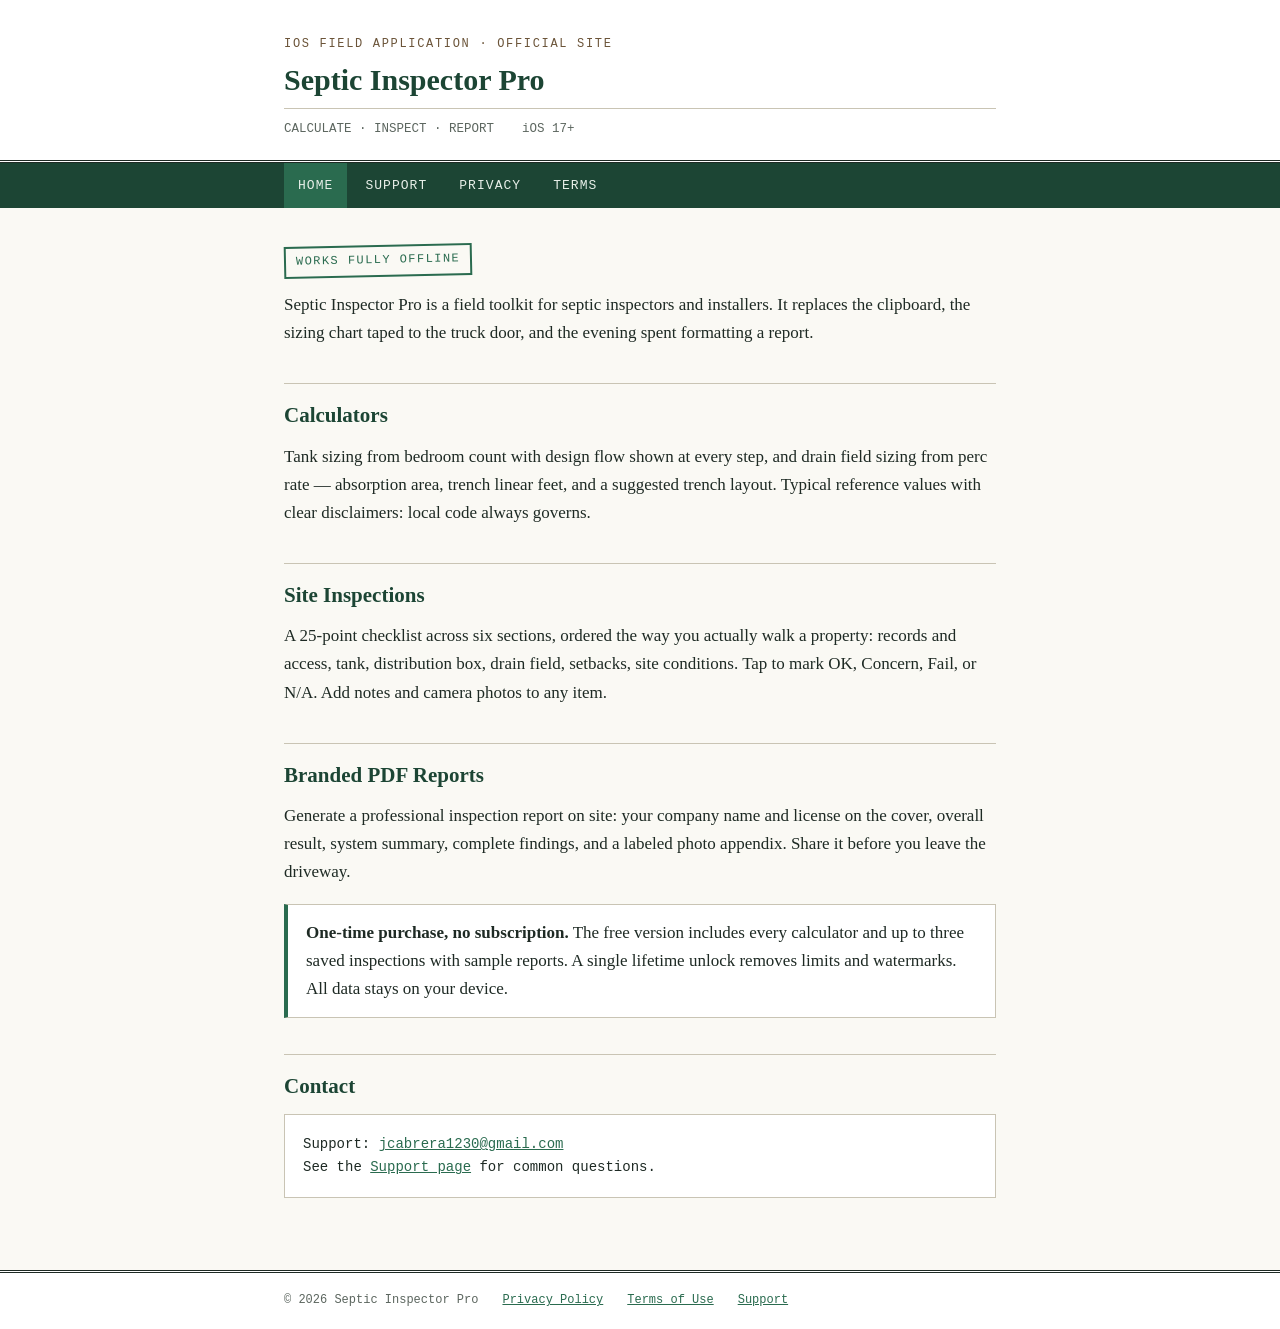
<file: index.html>
<!DOCTYPE html>
<html lang="en">
<head>
<meta charset="UTF-8">
<meta name="viewport" content="width=device-width, initial-scale=1.0">
<title>Septic Inspector Pro — Field Toolkit for Septic Professionals</title>
<meta name="description" content="Septic Inspector Pro: sizing calculators, site inspection checklists, and branded PDF reports for septic inspectors and installers. Offline-first. One-time purchase.">
<link rel="stylesheet" href="styles.css">
</head>
<body>

<header class="form-head">
  <div class="form-head-inner">
    <span class="form-label">iOS Field Application · Official Site</span>
    <h1>Septic Inspector Pro</h1>
    <div class="docmeta">
      <span>CALCULATE · INSPECT · REPORT</span>
      <span>iOS 17+</span>
    </div>
  </div>
</header>

<nav class="sitenav">
  <div class="form-head-inner">
    <a href="index.html" class="current">Home</a>
    <a href="support.html">Support</a>
    <a href="privacy.html">Privacy</a>
    <a href="terms.html">Terms</a>
  </div>
</nav>

<main>
  <span class="stamp">Works fully offline</span>

  <p>Septic Inspector Pro is a field toolkit for septic inspectors and installers. It replaces the clipboard, the sizing chart taped to the truck door, and the evening spent formatting a report.</p>

  <h2>Calculators</h2>
  <p>Tank sizing from bedroom count with design flow shown at every step, and drain field sizing from perc rate — absorption area, trench linear feet, and a suggested trench layout. Typical reference values with clear disclaimers: local code always governs.</p>

  <h2>Site Inspections</h2>
  <p>A 25-point checklist across six sections, ordered the way you actually walk a property: records and access, tank, distribution box, drain field, setbacks, site conditions. Tap to mark OK, Concern, Fail, or N/A. Add notes and camera photos to any item.</p>

  <h2>Branded PDF Reports</h2>
  <p>Generate a professional inspection report on site: your company name and license on the cover, overall result, system summary, complete findings, and a labeled photo appendix. Share it before you leave the driveway.</p>

  <div class="callout">
    <p style="margin:0"><strong>One-time purchase, no subscription.</strong> The free version includes every calculator and up to three saved inspections with sample reports. A single lifetime unlock removes limits and watermarks. All data stays on your device.</p>
  </div>

  <h2>Contact</h2>
  <div class="contact-block">
    Support: <a href="mailto:jcabrera1230@gmail.com">jcabrera1230@gmail.com</a><br>
    See the <a href="support.html">Support page</a> for common questions.
  </div>
</main>

<footer>
  <div class="form-head-inner">
    <span>© 2026 Septic Inspector Pro</span>
    <span><a href="privacy.html">Privacy Policy</a></span>
    <span><a href="terms.html">Terms of Use</a></span>
    <span><a href="support.html">Support</a></span>
  </div>
</footer>

</body>
</html>
</file>
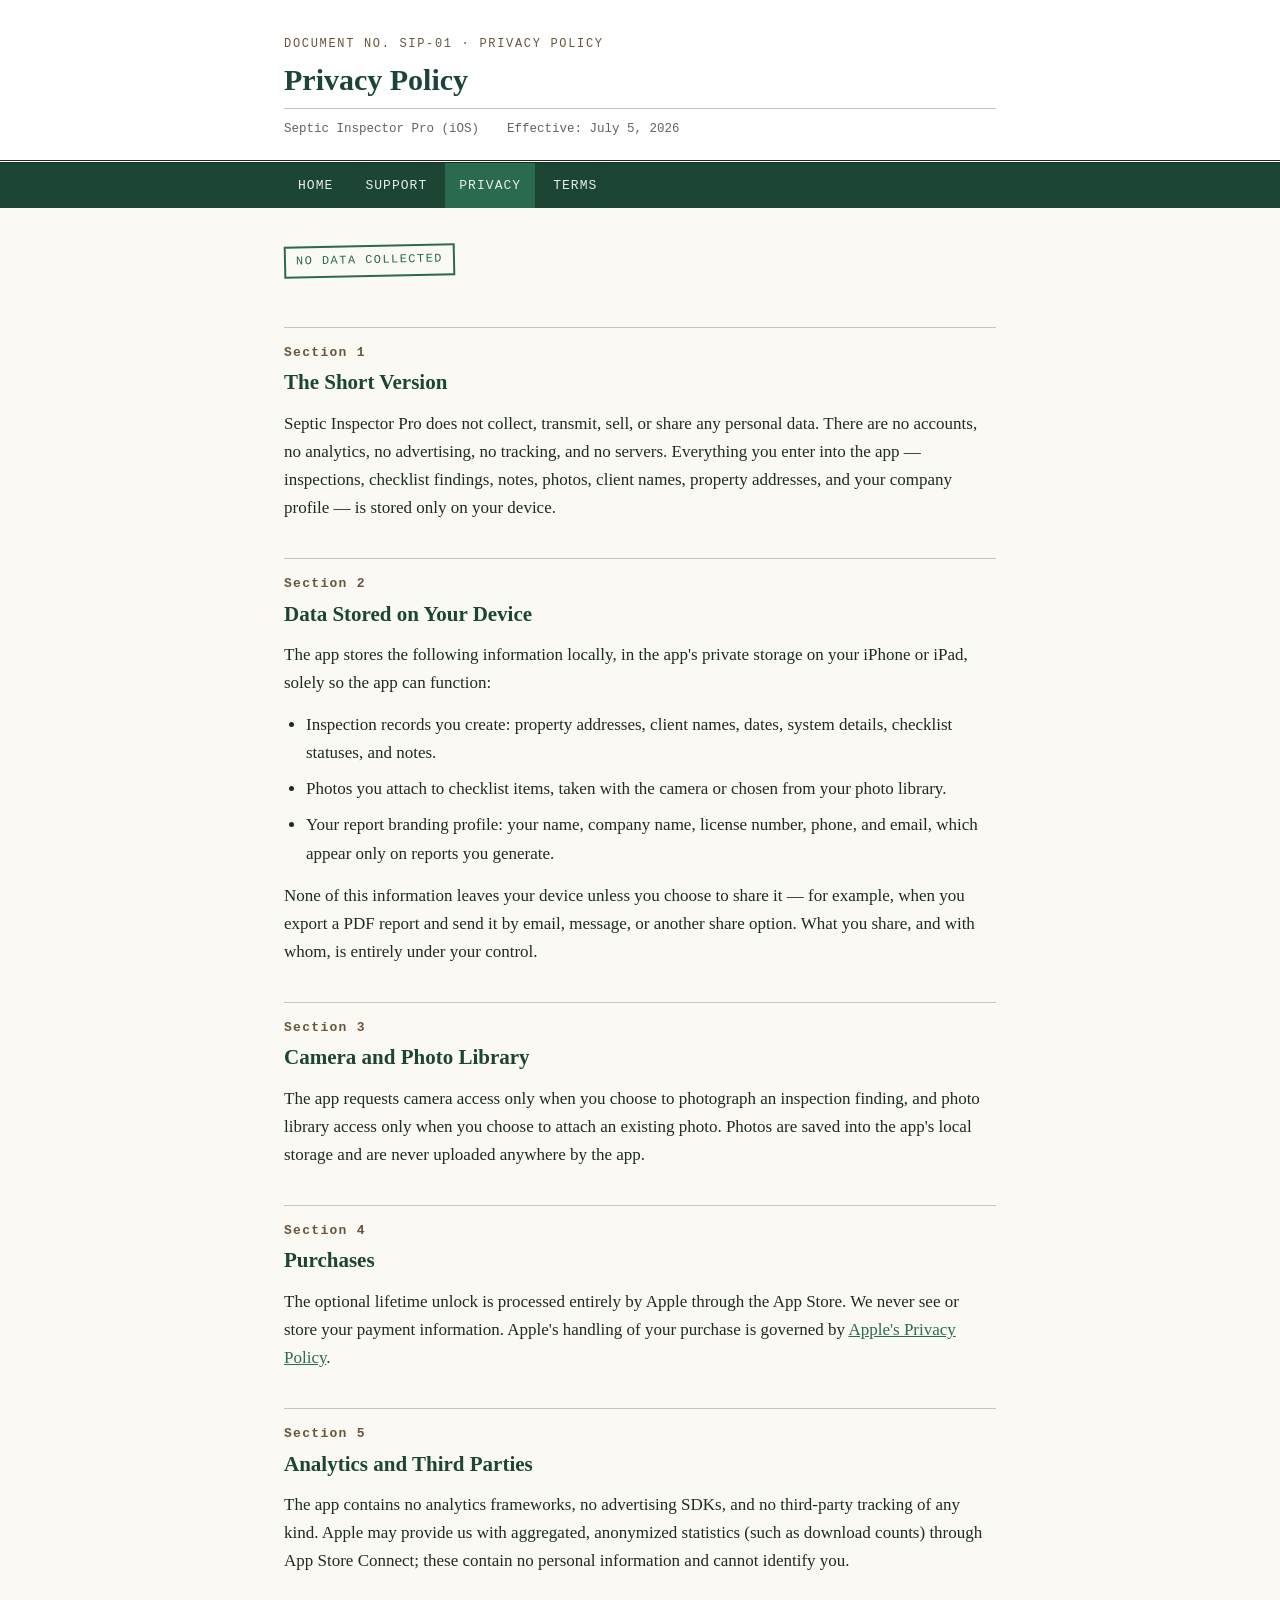
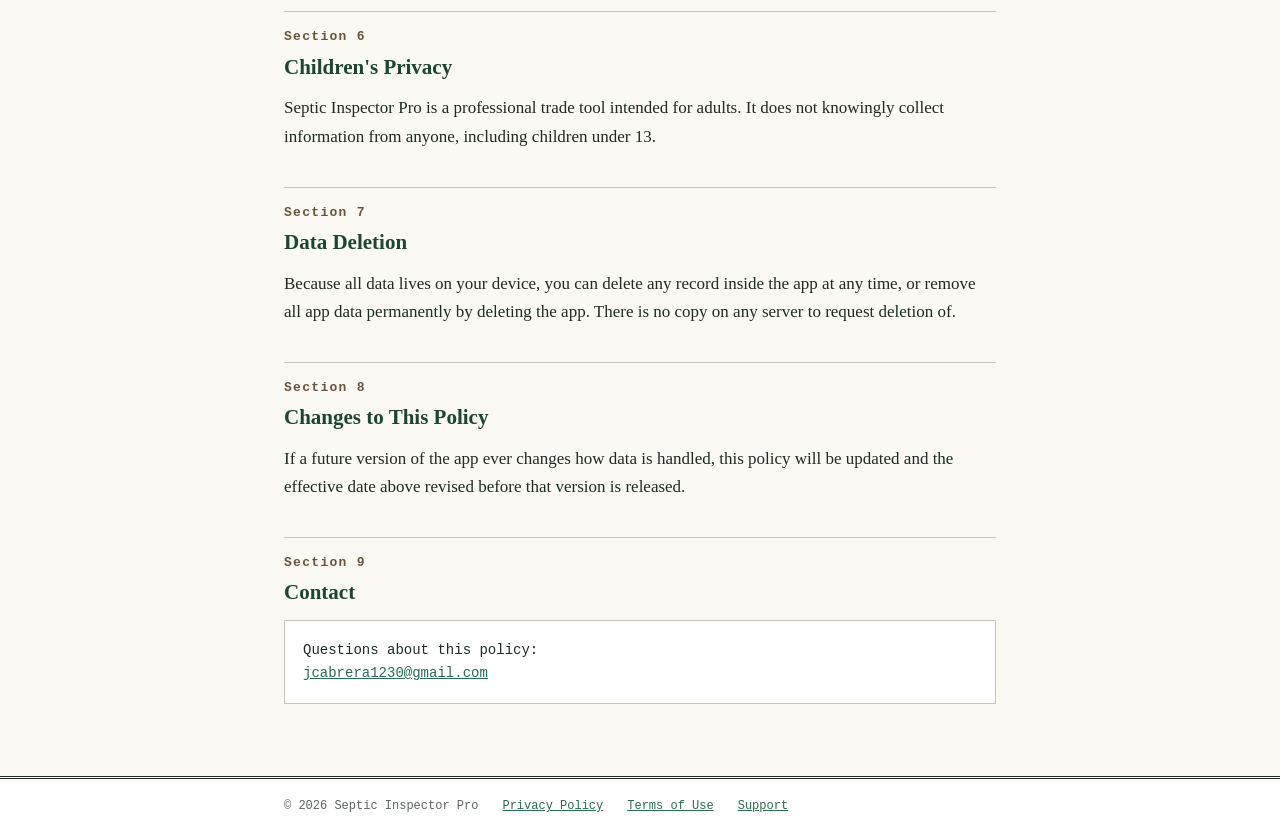
<file: privacy.html>
<!DOCTYPE html>
<html lang="en">
<head>
<meta charset="UTF-8">
<meta name="viewport" content="width=device-width, initial-scale=1.0">
<title>Privacy Policy — Septic Inspector Pro</title>
<link rel="stylesheet" href="styles.css">
</head>
<body>

<header class="form-head">
  <div class="form-head-inner">
    <span class="form-label">Document No. SIP-01 · Privacy Policy</span>
    <h1>Privacy Policy</h1>
    <div class="docmeta">
      <span>Septic Inspector Pro (iOS)</span>
      <span>Effective: July 5, 2026</span>
    </div>
  </div>
</header>

<nav class="sitenav">
  <div class="form-head-inner">
    <a href="index.html">Home</a>
    <a href="support.html">Support</a>
    <a href="privacy.html" class="current">Privacy</a>
    <a href="terms.html">Terms</a>
  </div>
</nav>

<main>
  <span class="stamp">No data collected</span>

  <h2><span class="secno">Section 1</span>The Short Version</h2>
  <p>Septic Inspector Pro does not collect, transmit, sell, or share any personal data. There are no accounts, no analytics, no advertising, no tracking, and no servers. Everything you enter into the app — inspections, checklist findings, notes, photos, client names, property addresses, and your company profile — is stored only on your device.</p>

  <h2><span class="secno">Section 2</span>Data Stored on Your Device</h2>
  <p>The app stores the following information locally, in the app's private storage on your iPhone or iPad, solely so the app can function:</p>
  <ul>
    <li>Inspection records you create: property addresses, client names, dates, system details, checklist statuses, and notes.</li>
    <li>Photos you attach to checklist items, taken with the camera or chosen from your photo library.</li>
    <li>Your report branding profile: your name, company name, license number, phone, and email, which appear only on reports you generate.</li>
  </ul>
  <p>None of this information leaves your device unless you choose to share it — for example, when you export a PDF report and send it by email, message, or another share option. What you share, and with whom, is entirely under your control.</p>

  <h2><span class="secno">Section 3</span>Camera and Photo Library</h2>
  <p>The app requests camera access only when you choose to photograph an inspection finding, and photo library access only when you choose to attach an existing photo. Photos are saved into the app's local storage and are never uploaded anywhere by the app.</p>

  <h2><span class="secno">Section 4</span>Purchases</h2>
  <p>The optional lifetime unlock is processed entirely by Apple through the App Store. We never see or store your payment information. Apple's handling of your purchase is governed by <a href="https://www.apple.com/legal/privacy/">Apple's Privacy Policy</a>.</p>

  <h2><span class="secno">Section 5</span>Analytics and Third Parties</h2>
  <p>The app contains no analytics frameworks, no advertising SDKs, and no third-party tracking of any kind. Apple may provide us with aggregated, anonymized statistics (such as download counts) through App Store Connect; these contain no personal information and cannot identify you.</p>

  <h2><span class="secno">Section 6</span>Children's Privacy</h2>
  <p>Septic Inspector Pro is a professional trade tool intended for adults. It does not knowingly collect information from anyone, including children under 13.</p>

  <h2><span class="secno">Section 7</span>Data Deletion</h2>
  <p>Because all data lives on your device, you can delete any record inside the app at any time, or remove all app data permanently by deleting the app. There is no copy on any server to request deletion of.</p>

  <h2><span class="secno">Section 8</span>Changes to This Policy</h2>
  <p>If a future version of the app ever changes how data is handled, this policy will be updated and the effective date above revised before that version is released.</p>

  <h2><span class="secno">Section 9</span>Contact</h2>
  <div class="contact-block">
    Questions about this policy:<br>
    <a href="mailto:jcabrera1230@gmail.com">jcabrera1230@gmail.com</a>
  </div>
</main>

<footer>
  <div class="form-head-inner">
    <span>© 2026 Septic Inspector Pro</span>
    <span><a href="privacy.html">Privacy Policy</a></span>
    <span><a href="terms.html">Terms of Use</a></span>
    <span><a href="support.html">Support</a></span>
  </div>
</footer>

</body>
</html>
</file>
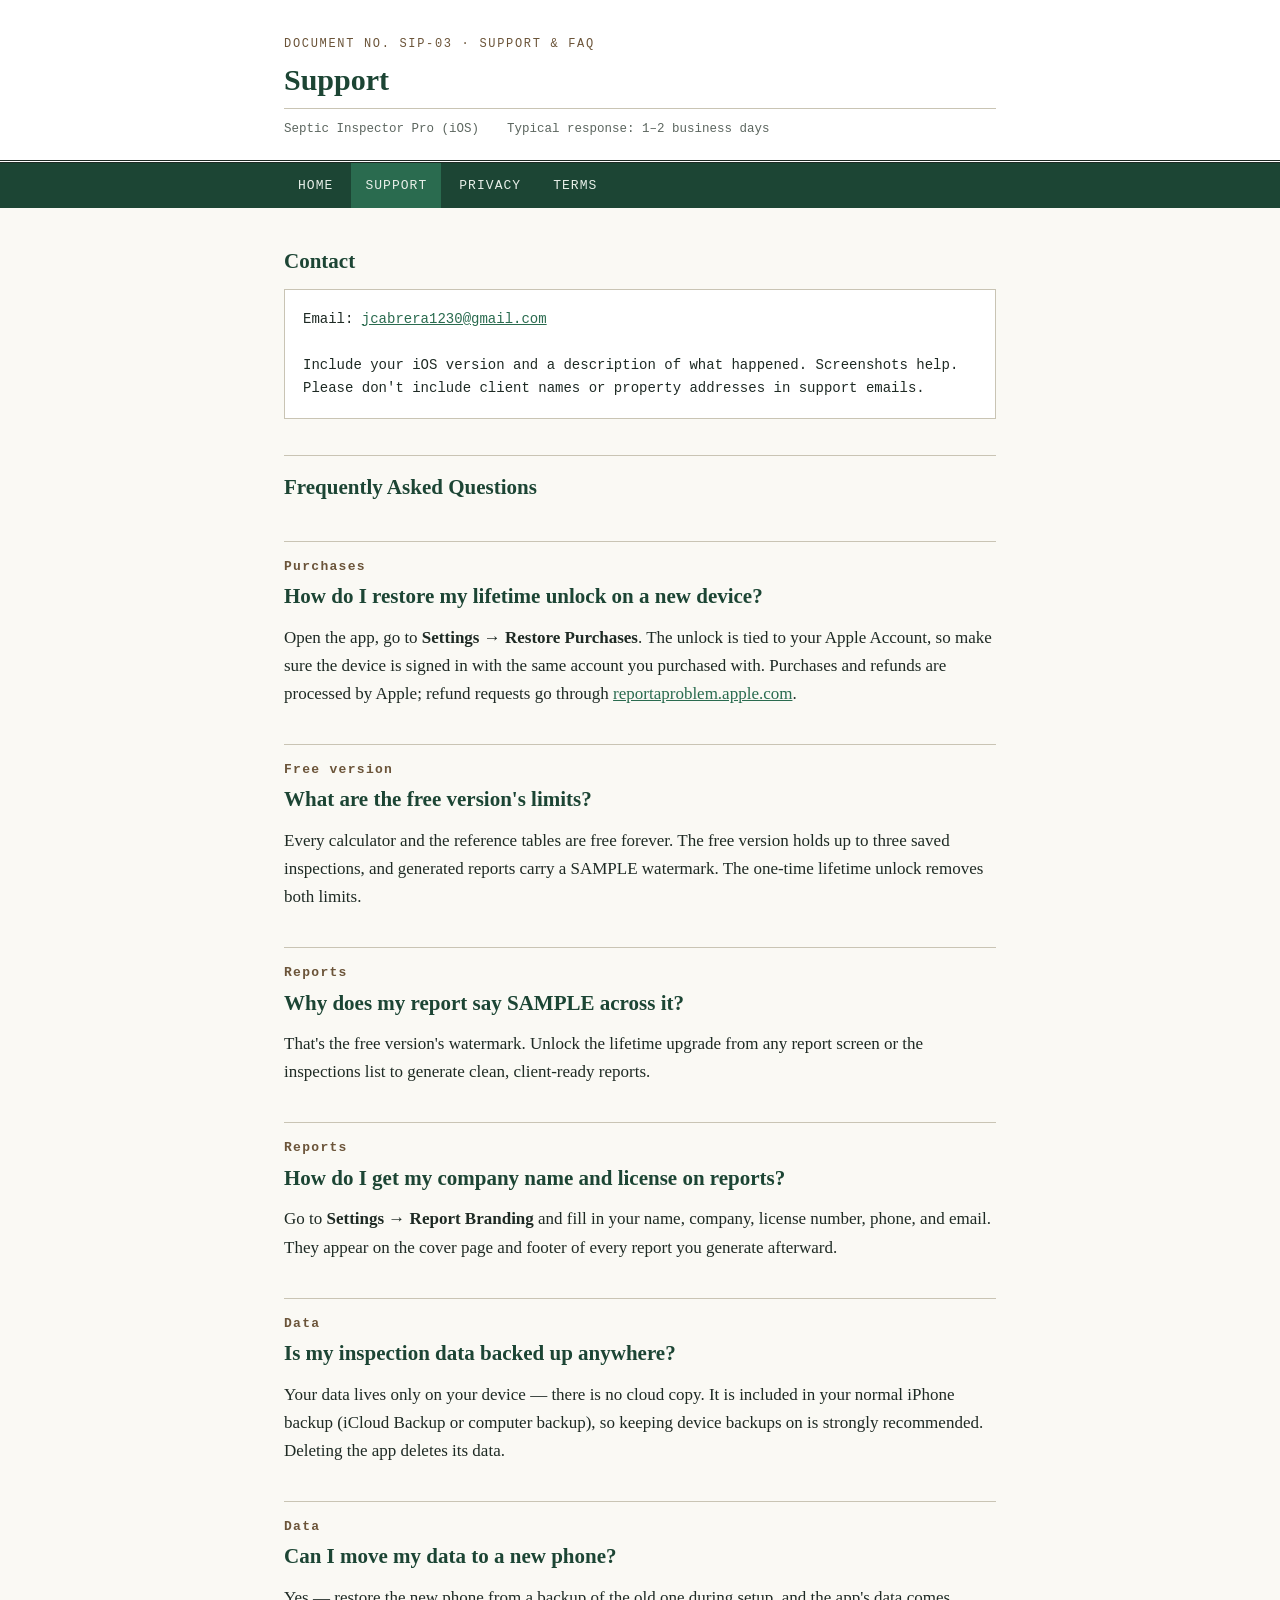
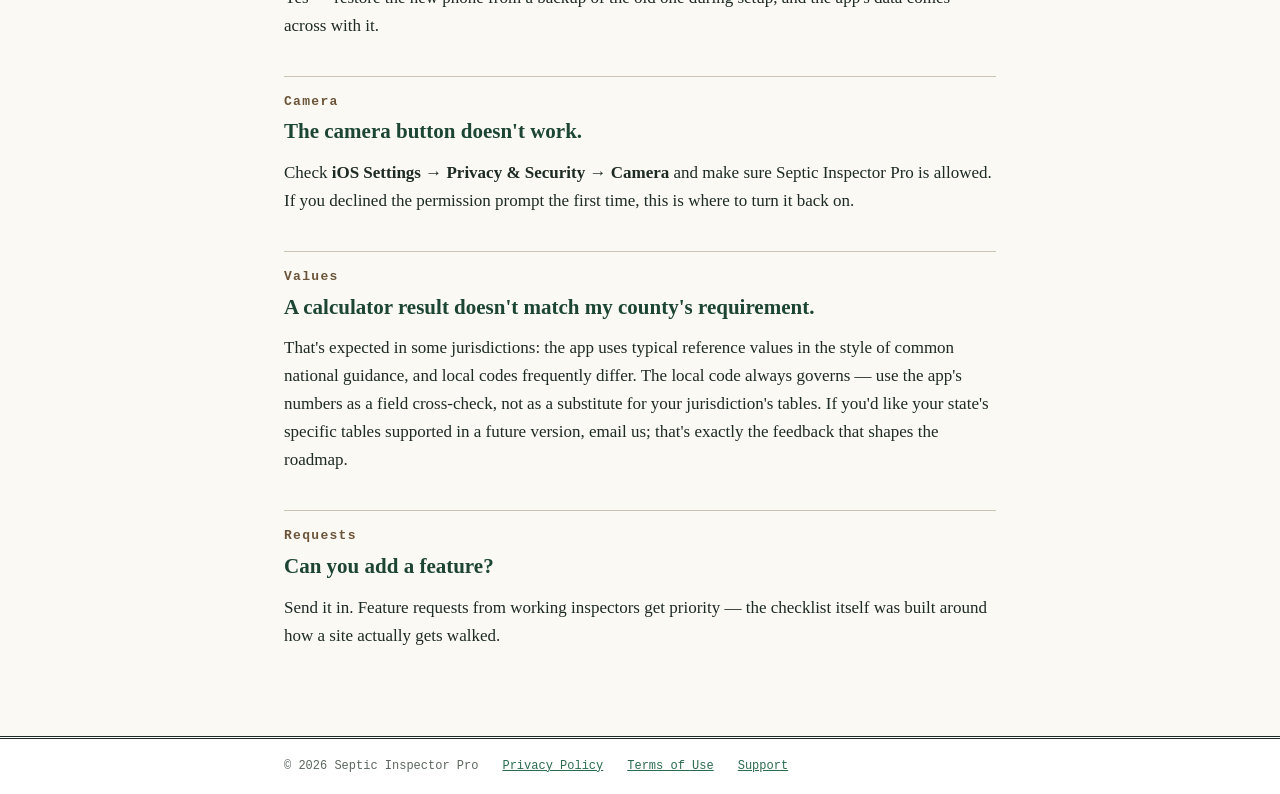
<file: support.html>
<!DOCTYPE html>
<html lang="en">
<head>
<meta charset="UTF-8">
<meta name="viewport" content="width=device-width, initial-scale=1.0">
<title>Support — Septic Inspector Pro</title>
<link rel="stylesheet" href="styles.css">
</head>
<body>

<header class="form-head">
  <div class="form-head-inner">
    <span class="form-label">Document No. SIP-03 · Support &amp; FAQ</span>
    <h1>Support</h1>
    <div class="docmeta">
      <span>Septic Inspector Pro (iOS)</span>
      <span>Typical response: 1–2 business days</span>
    </div>
  </div>
</header>

<nav class="sitenav">
  <div class="form-head-inner">
    <a href="index.html">Home</a>
    <a href="support.html" class="current">Support</a>
    <a href="privacy.html">Privacy</a>
    <a href="terms.html">Terms</a>
  </div>
</nav>

<main>
  <h2>Contact</h2>
  <div class="contact-block">
    Email: <a href="mailto:jcabrera1230@gmail.com">jcabrera1230@gmail.com</a><br><br>
    Include your iOS version and a description of what happened.
    Screenshots help. Please don't include client names or property
    addresses in support emails.
  </div>

  <h2>Frequently Asked Questions</h2>

  <h2><span class="secno">Purchases</span>How do I restore my lifetime unlock on a new device?</h2>
  <p>Open the app, go to <strong>Settings → Restore Purchases</strong>. The unlock is tied to your Apple Account, so make sure the device is signed in with the same account you purchased with. Purchases and refunds are processed by Apple; refund requests go through <a href="https://reportaproblem.apple.com">reportaproblem.apple.com</a>.</p>

  <h2><span class="secno">Free version</span>What are the free version's limits?</h2>
  <p>Every calculator and the reference tables are free forever. The free version holds up to three saved inspections, and generated reports carry a SAMPLE watermark. The one-time lifetime unlock removes both limits.</p>

  <h2><span class="secno">Reports</span>Why does my report say SAMPLE across it?</h2>
  <p>That's the free version's watermark. Unlock the lifetime upgrade from any report screen or the inspections list to generate clean, client-ready reports.</p>

  <h2><span class="secno">Reports</span>How do I get my company name and license on reports?</h2>
  <p>Go to <strong>Settings → Report Branding</strong> and fill in your name, company, license number, phone, and email. They appear on the cover page and footer of every report you generate afterward.</p>

  <h2><span class="secno">Data</span>Is my inspection data backed up anywhere?</h2>
  <p>Your data lives only on your device — there is no cloud copy. It is included in your normal iPhone backup (iCloud Backup or computer backup), so keeping device backups on is strongly recommended. Deleting the app deletes its data.</p>

  <h2><span class="secno">Data</span>Can I move my data to a new phone?</h2>
  <p>Yes — restore the new phone from a backup of the old one during setup, and the app's data comes across with it.</p>

  <h2><span class="secno">Camera</span>The camera button doesn't work.</h2>
  <p>Check <strong>iOS Settings → Privacy &amp; Security → Camera</strong> and make sure Septic Inspector Pro is allowed. If you declined the permission prompt the first time, this is where to turn it back on.</p>

  <h2><span class="secno">Values</span>A calculator result doesn't match my county's requirement.</h2>
  <p>That's expected in some jurisdictions: the app uses typical reference values in the style of common national guidance, and local codes frequently differ. The local code always governs — use the app's numbers as a field cross-check, not as a substitute for your jurisdiction's tables. If you'd like your state's specific tables supported in a future version, email us; that's exactly the feedback that shapes the roadmap.</p>

  <h2><span class="secno">Requests</span>Can you add a feature?</h2>
  <p>Send it in. Feature requests from working inspectors get priority — the checklist itself was built around how a site actually gets walked.</p>
</main>

<footer>
  <div class="form-head-inner">
    <span>© 2026 Septic Inspector Pro</span>
    <span><a href="privacy.html">Privacy Policy</a></span>
    <span><a href="terms.html">Terms of Use</a></span>
    <span><a href="support.html">Support</a></span>
  </div>
</footer>

</body>
</html>
</file>
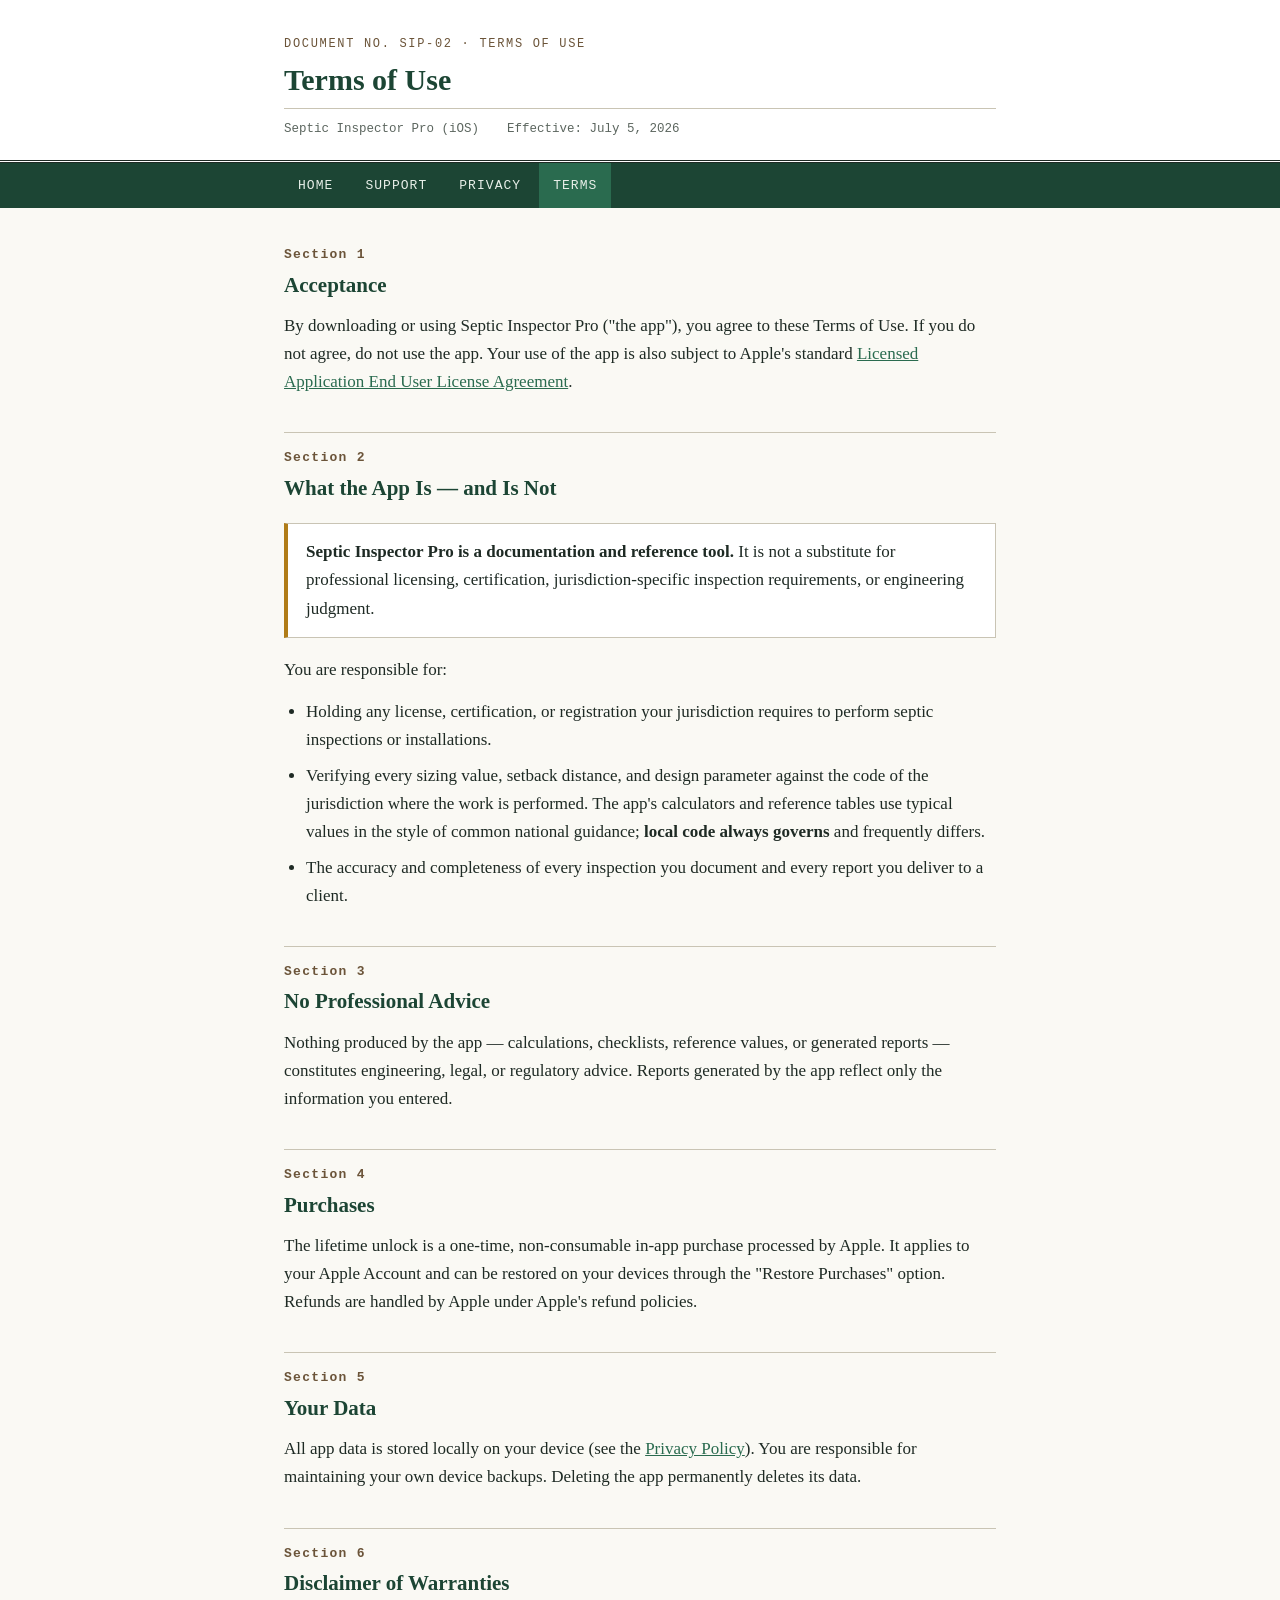
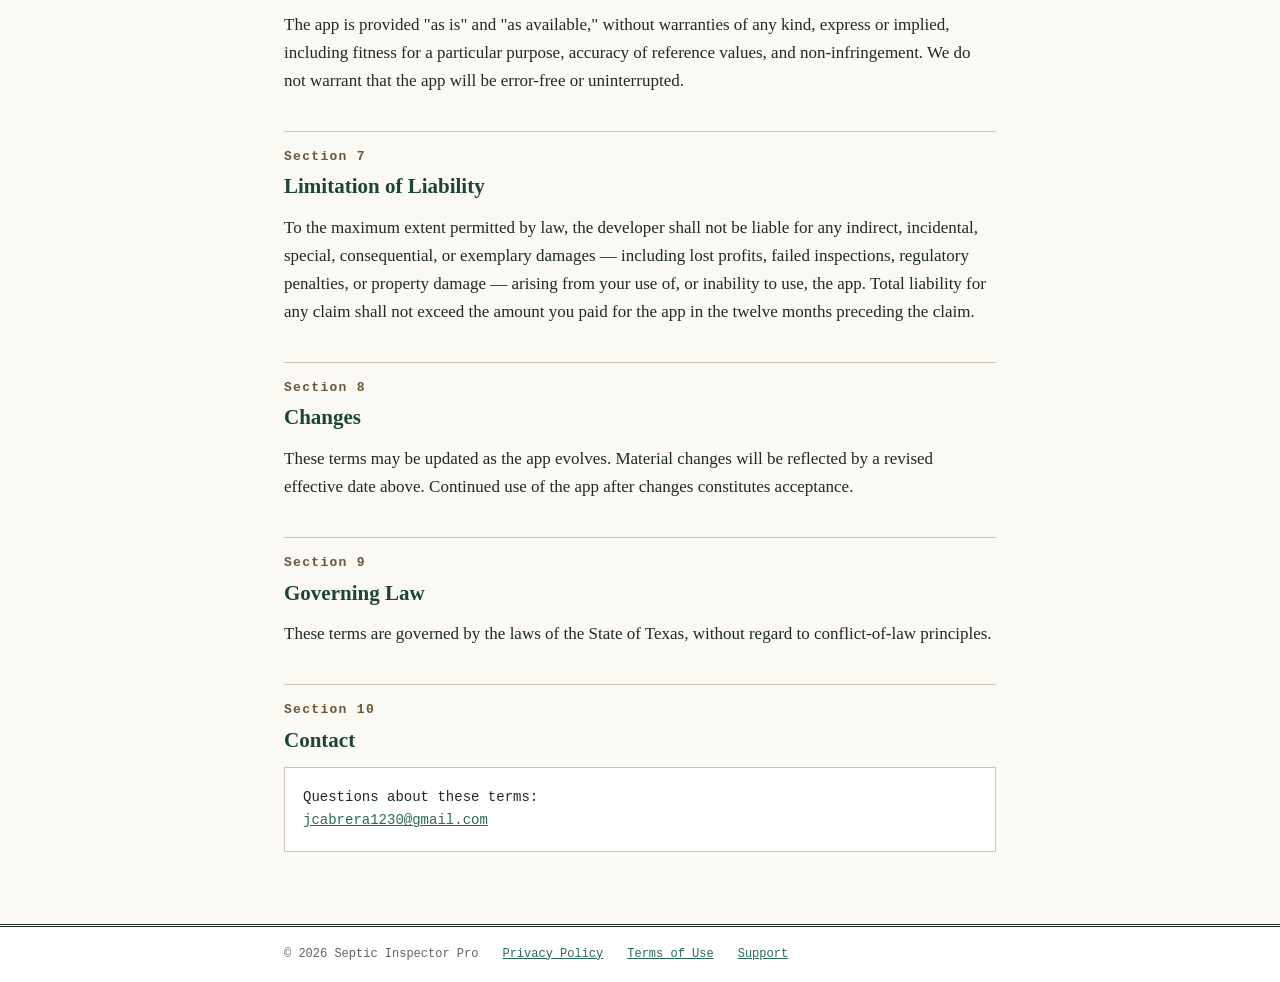
<file: terms.html>
<!DOCTYPE html>
<html lang="en">
<head>
<meta charset="UTF-8">
<meta name="viewport" content="width=device-width, initial-scale=1.0">
<title>Terms of Use — Septic Inspector Pro</title>
<link rel="stylesheet" href="styles.css">
</head>
<body>

<header class="form-head">
  <div class="form-head-inner">
    <span class="form-label">Document No. SIP-02 · Terms of Use</span>
    <h1>Terms of Use</h1>
    <div class="docmeta">
      <span>Septic Inspector Pro (iOS)</span>
      <span>Effective: July 5, 2026</span>
    </div>
  </div>
</header>

<nav class="sitenav">
  <div class="form-head-inner">
    <a href="index.html">Home</a>
    <a href="support.html">Support</a>
    <a href="privacy.html">Privacy</a>
    <a href="terms.html" class="current">Terms</a>
  </div>
</nav>

<main>
  <h2><span class="secno">Section 1</span>Acceptance</h2>
  <p>By downloading or using Septic Inspector Pro ("the app"), you agree to these Terms of Use. If you do not agree, do not use the app. Your use of the app is also subject to Apple's standard <a href="https://www.apple.com/legal/internet-services/itunes/dev/stdeula/">Licensed Application End User License Agreement</a>.</p>

  <h2><span class="secno">Section 2</span>What the App Is — and Is Not</h2>
  <div class="callout warn">
    <p style="margin:0"><strong>Septic Inspector Pro is a documentation and reference tool.</strong> It is not a substitute for professional licensing, certification, jurisdiction-specific inspection requirements, or engineering judgment.</p>
  </div>
  <p>You are responsible for:</p>
  <ul>
    <li>Holding any license, certification, or registration your jurisdiction requires to perform septic inspections or installations.</li>
    <li>Verifying every sizing value, setback distance, and design parameter against the code of the jurisdiction where the work is performed. The app's calculators and reference tables use typical values in the style of common national guidance; <strong>local code always governs</strong> and frequently differs.</li>
    <li>The accuracy and completeness of every inspection you document and every report you deliver to a client.</li>
  </ul>

  <h2><span class="secno">Section 3</span>No Professional Advice</h2>
  <p>Nothing produced by the app — calculations, checklists, reference values, or generated reports — constitutes engineering, legal, or regulatory advice. Reports generated by the app reflect only the information you entered.</p>

  <h2><span class="secno">Section 4</span>Purchases</h2>
  <p>The lifetime unlock is a one-time, non-consumable in-app purchase processed by Apple. It applies to your Apple Account and can be restored on your devices through the "Restore Purchases" option. Refunds are handled by Apple under Apple's refund policies.</p>

  <h2><span class="secno">Section 5</span>Your Data</h2>
  <p>All app data is stored locally on your device (see the <a href="privacy.html">Privacy Policy</a>). You are responsible for maintaining your own device backups. Deleting the app permanently deletes its data.</p>

  <h2><span class="secno">Section 6</span>Disclaimer of Warranties</h2>
  <p>The app is provided "as is" and "as available," without warranties of any kind, express or implied, including fitness for a particular purpose, accuracy of reference values, and non-infringement. We do not warrant that the app will be error-free or uninterrupted.</p>

  <h2><span class="secno">Section 7</span>Limitation of Liability</h2>
  <p>To the maximum extent permitted by law, the developer shall not be liable for any indirect, incidental, special, consequential, or exemplary damages — including lost profits, failed inspections, regulatory penalties, or property damage — arising from your use of, or inability to use, the app. Total liability for any claim shall not exceed the amount you paid for the app in the twelve months preceding the claim.</p>

  <h2><span class="secno">Section 8</span>Changes</h2>
  <p>These terms may be updated as the app evolves. Material changes will be reflected by a revised effective date above. Continued use of the app after changes constitutes acceptance.</p>

  <h2><span class="secno">Section 9</span>Governing Law</h2>
  <p>These terms are governed by the laws of the State of Texas, without regard to conflict-of-law principles.</p>

  <h2><span class="secno">Section 10</span>Contact</h2>
  <div class="contact-block">
    Questions about these terms:<br>
    <a href="mailto:jcabrera1230@gmail.com">jcabrera1230@gmail.com</a>
  </div>
</main>

<footer>
  <div class="form-head-inner">
    <span>© 2026 Septic Inspector Pro</span>
    <span><a href="privacy.html">Privacy Policy</a></span>
    <span><a href="terms.html">Terms of Use</a></span>
    <span><a href="support.html">Support</a></span>
  </div>
</footer>

</body>
</html>
</file>
<file: styles.css>
/* Septic Inspector Pro — legal & support pages
   Design: inspection-paperwork vernacular. Field green + soil brown on paper,
   mono form-labels, rule lines like a state inspection form. */

:root {
  --paper: #FAF9F4;
  --ink: #1E2A24;
  --field-green: #2A6B4F;
  --deep-green: #1C4534;
  --soil: #6B5439;
  --rule: #C9C4B4;
  --muted: #5C665F;
  --amber: #B07C18;
}

* { margin: 0; padding: 0; box-sizing: border-box; }

body {
  background: var(--paper);
  color: var(--ink);
  font-family: Georgia, 'Times New Roman', serif;
  font-size: 17px;
  line-height: 1.65;
}

.form-head {
  border-bottom: 3px double var(--ink);
  background: #fff;
}

.form-head-inner {
  max-width: 760px;
  margin: 0 auto;
  padding: 28px 24px 20px;
}

.form-label {
  font-family: 'Courier New', Courier, monospace;
  font-size: 12px;
  letter-spacing: 0.14em;
  text-transform: uppercase;
  color: var(--soil);
}

.form-head h1 {
  font-family: Georgia, serif;
  font-size: 30px;
  font-weight: 700;
  color: var(--deep-green);
  margin-top: 6px;
  line-height: 1.2;
}

.form-head .docmeta {
  margin-top: 10px;
  padding-top: 10px;
  border-top: 1px solid var(--rule);
  display: flex;
  flex-wrap: wrap;
  gap: 6px 28px;
  font-family: 'Courier New', Courier, monospace;
  font-size: 12.5px;
  color: var(--muted);
}

nav.sitenav {
  background: var(--deep-green);
}
nav.sitenav .form-head-inner {
  padding: 0 24px;
  display: flex;
  gap: 4px;
}
nav.sitenav a {
  color: #E8EFE9;
  text-decoration: none;
  font-family: 'Courier New', Courier, monospace;
  font-size: 13px;
  letter-spacing: 0.08em;
  text-transform: uppercase;
  padding: 12px 14px;
  display: inline-block;
}
nav.sitenav a:hover, nav.sitenav a:focus-visible { background: var(--field-green); outline: none; }
nav.sitenav a.current { background: var(--field-green); }

main {
  max-width: 760px;
  margin: 0 auto;
  padding: 36px 24px 72px;
}

main h2 {
  font-size: 21px;
  color: var(--deep-green);
  margin: 36px 0 10px;
  padding-top: 14px;
  border-top: 1px solid var(--rule);
}
main h2:first-child { margin-top: 0; border-top: none; padding-top: 0; }

main h2 .secno {
  font-family: 'Courier New', Courier, monospace;
  font-size: 13px;
  color: var(--soil);
  letter-spacing: 0.1em;
  display: block;
  margin-bottom: 2px;
}

main p { margin: 0 0 14px; }
main ul { margin: 0 0 14px 22px; }
main li { margin-bottom: 8px; }

main a { color: var(--field-green); }

.callout {
  background: #fff;
  border: 1px solid var(--rule);
  border-left: 4px solid var(--field-green);
  padding: 14px 18px;
  margin: 18px 0;
}
.callout.warn { border-left-color: var(--amber); }

.stamp {
  display: inline-block;
  font-family: 'Courier New', Courier, monospace;
  font-size: 12px;
  letter-spacing: 0.12em;
  text-transform: uppercase;
  border: 2px solid var(--field-green);
  color: var(--field-green);
  padding: 4px 10px;
  transform: rotate(-1.2deg);
  margin-bottom: 14px;
}

.contact-block {
  background: #fff;
  border: 1px solid var(--rule);
  padding: 18px;
  font-family: 'Courier New', Courier, monospace;
  font-size: 14px;
}

footer {
  border-top: 3px double var(--ink);
  background: #fff;
}
footer .form-head-inner {
  padding: 18px 24px;
  font-family: 'Courier New', Courier, monospace;
  font-size: 12px;
  color: var(--muted);
  display: flex;
  flex-wrap: wrap;
  gap: 6px 24px;
}
footer a { color: var(--field-green); }

@media (max-width: 480px) {
  body { font-size: 16px; }
  .form-head h1 { font-size: 24px; }
  nav.sitenav a { padding: 12px 10px; font-size: 12px; }
}
</file>
